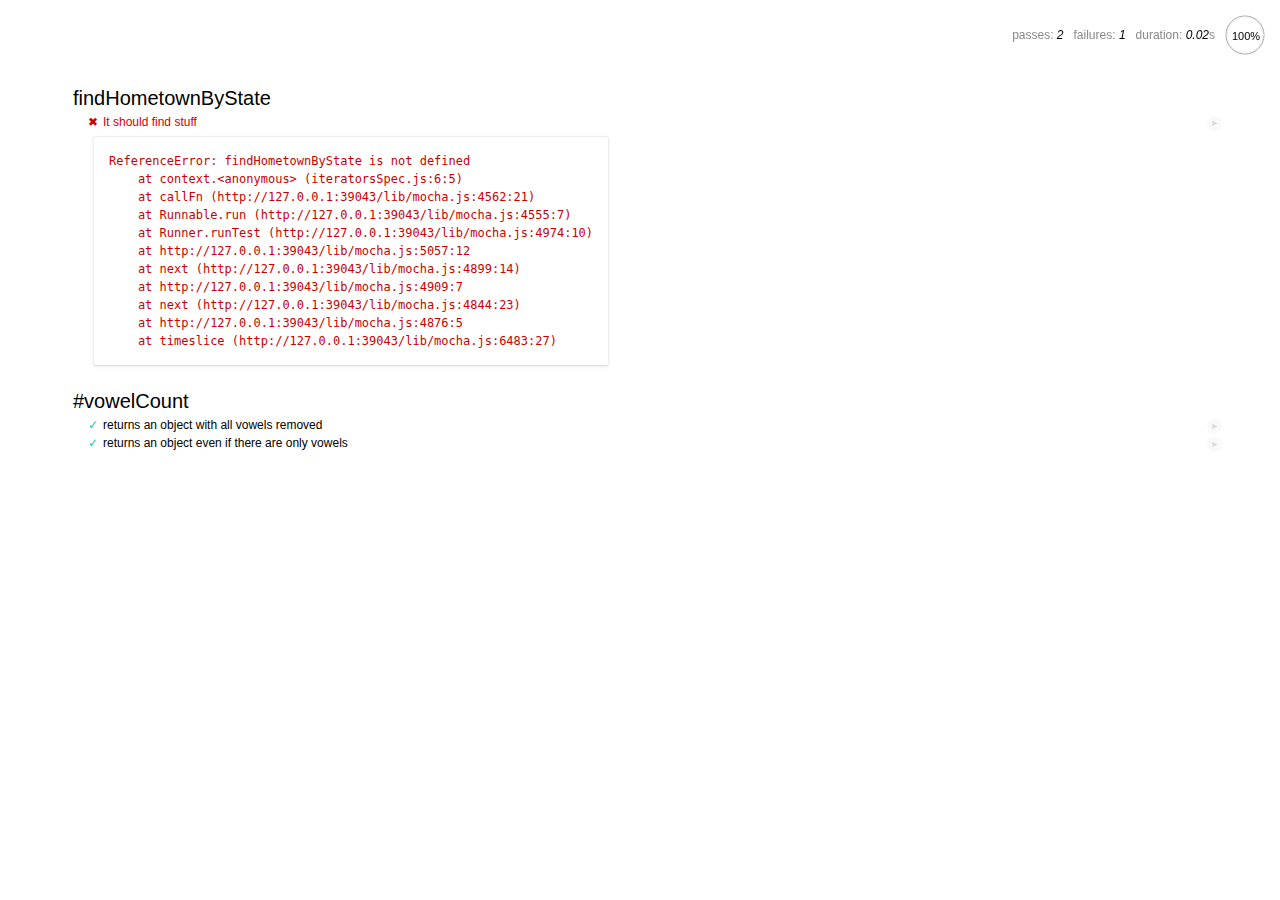
<file: iterators_exercise/index.html>
<!DOCTYPE html>
<html>
<head>
  <meta charset="utf-8">
  <title>Mocha Tests</title>

  <link href="../lib/mocha.css" rel="stylesheet" />
</head>
<body>
  <div id="mocha"></div>

  <script src="../lib/mocha.js"></script>
  <script src="../lib/chai.js"></script>

  <script>mocha.setup('bdd')</script>
  <script src="iteratorsSpec.js"></script>
  <script src="iterators.js"></script>
  <script>
    mocha.checkLeaks();
    mocha.run();
  </script>
</body>
</html>
</file>
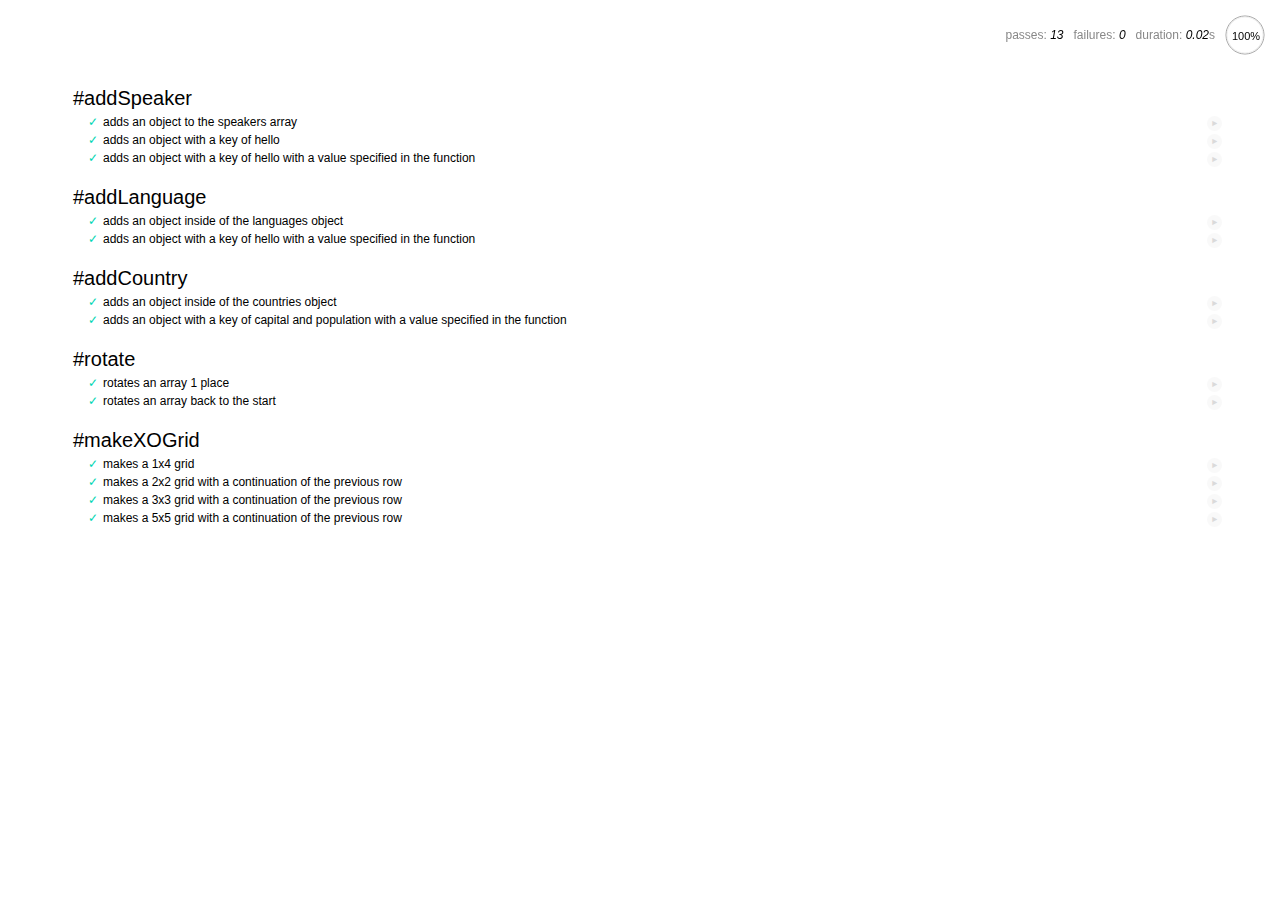
<file: nested_objects_exercise/index.html>
<!DOCTYPE html>
<html lang="en">
<head>
  <meta charset="UTF-8">
  <title>Document</title>
  <link href="../lib/mocha.css" rel="stylesheet" />
</head>
<body>
  <div id="mocha"></div>


  <script src="../lib/mocha.js"></script>
  <script src="../lib/chai.js"></script>
  <script>mocha.setup('bdd')</script>
  <script src="nestedObjects.js"></script>
  <script src="nestedObjectsSpec.js"></script>
  <script>
    mocha.run();
  </script>
</body>
</html>
</file>
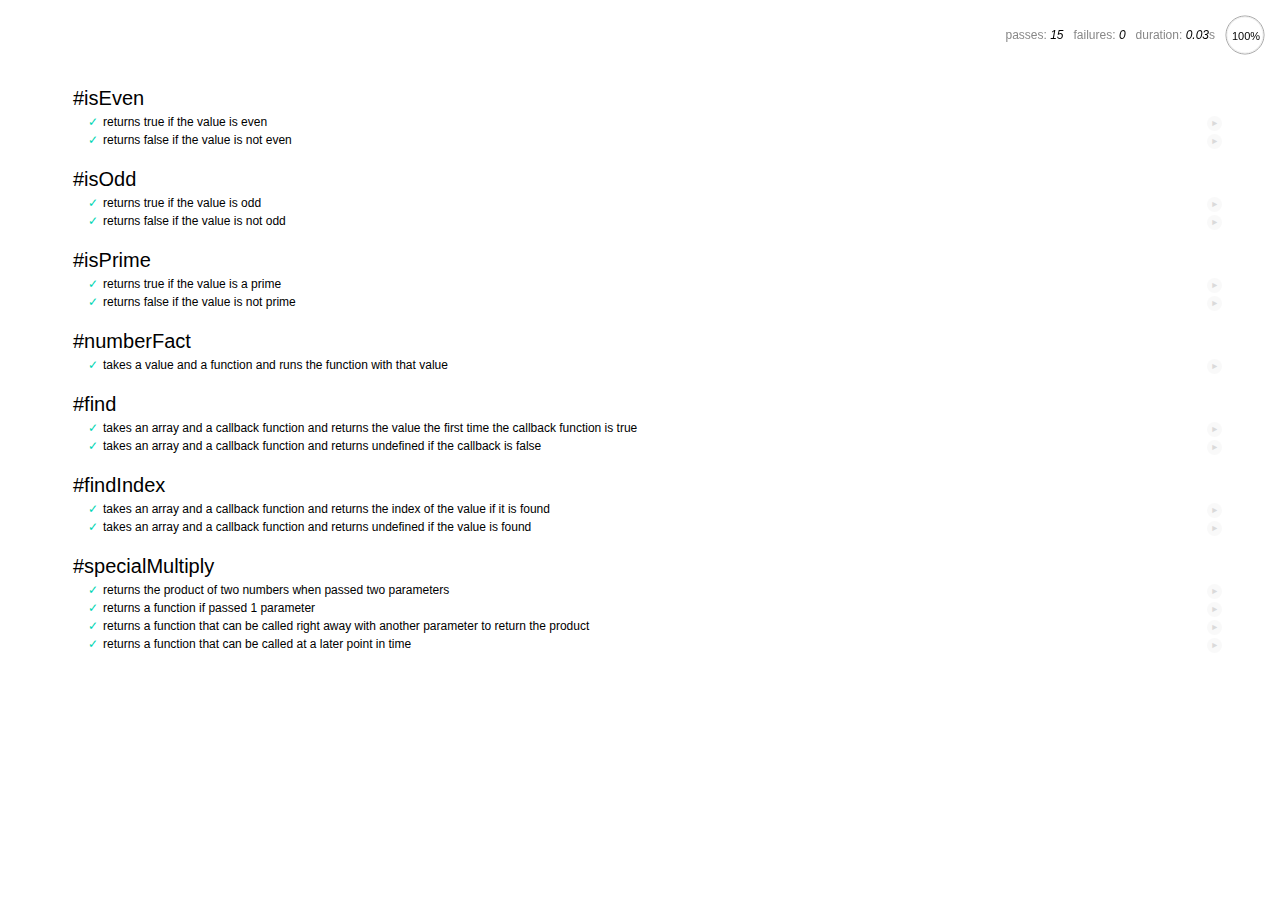
<file: timers_and_callbacks_exercise/index.html>
<!DOCTYPE html>
<html>
<head>
  <meta charset="utf-8">
  <title>Mocha Tests</title>

  <link href="../lib/mocha.css" rel="stylesheet" />
</head>
<body>
  <div id="mocha"></div>


  <script src="../lib/mocha.js"></script>
  <script src="../lib/chai.js"></script>

  <script>mocha.setup('bdd')</script>
  <script src="timersSpec.js"></script>
  <script src="timers.js"></script>
  <script>
    mocha.checkLeaks();
    mocha.run();
  </script>
</body>
</html>
</file>
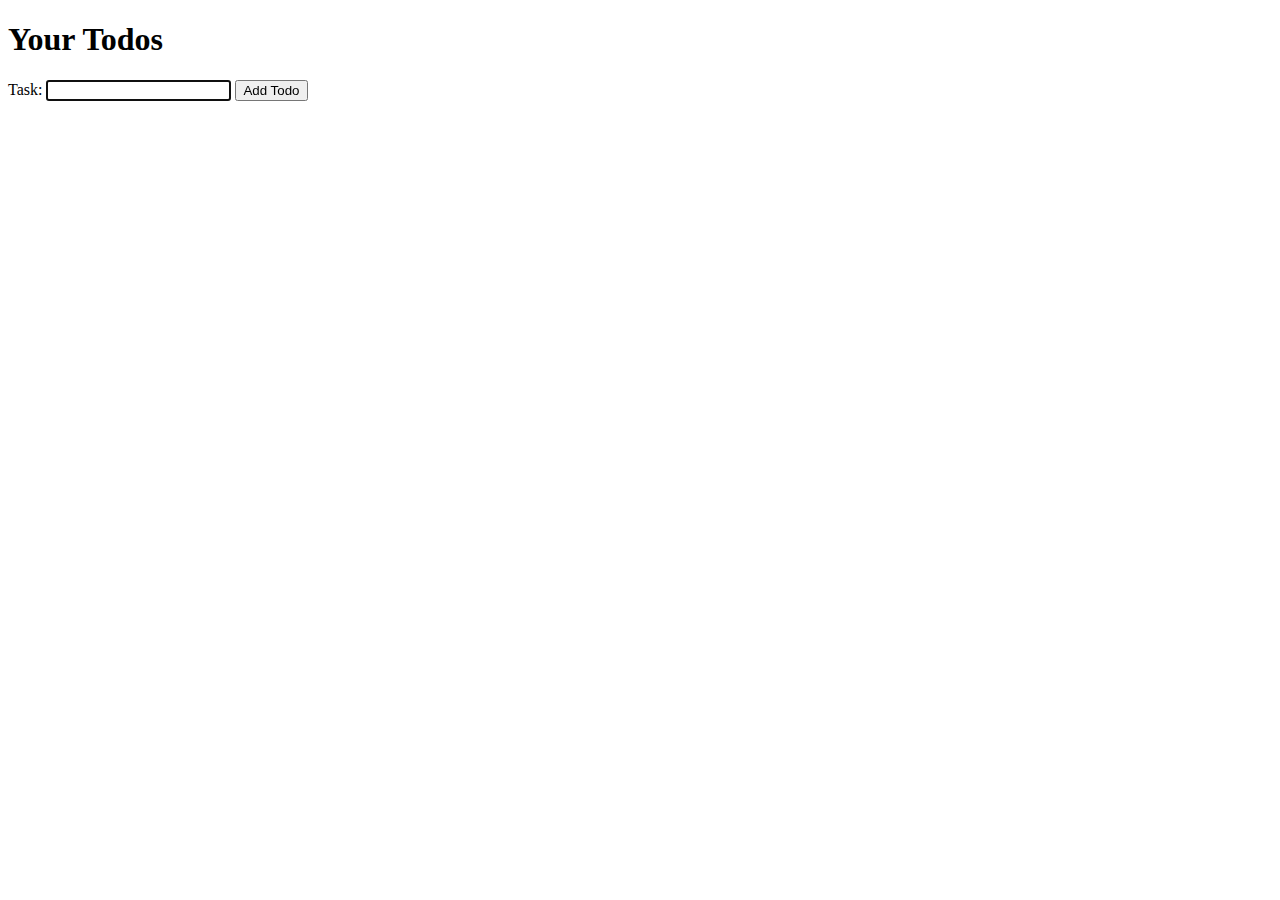
<file: todo_exercise/index.html>
<!DOCTYPE html>
<html lang="en">
<head>
    <meta charset="UTF-8">
    <title>Document</title>
</head>
<body>
    <h1>Your Todos</h1>
    <ul id="todoList">

    </ul>
    <form action="#" id="newTodoForm">
        <label for="task">Task: </label>
        <input type="text" name="task" id="task" autofocus>
        <input type="submit" value="Add Todo">
    </form>
    <script src="script.js"></script>
</body>
</html>
</file>
<file: lib/mocha.css>
@charset "utf-8";

body {
  font: 20px/1.5 "Helvetica Neue", Helvetica, Arial, sans-serif;
  padding: 60px 50px;
}

#mocha ul, #mocha li {
  margin: 0;
  padding: 0;
}

#mocha ul {
  list-style: none;
}

#mocha h1, #mocha h2 {
  margin: 0;
}

#mocha h1 {
  margin-top: 15px;
  font-size: 1em;
  font-weight: 200;
}

#mocha h1 a {
  text-decoration: none;
  color: inherit;
}

#mocha h1 a:hover {
  text-decoration: underline;
}

#mocha .suite .suite h1 {
  margin-top: 0;
  font-size: .8em;
}

.hidden {
  display: none;
}

#mocha h2 {
  font-size: 12px;
  font-weight: normal;
  cursor: pointer;
}

#mocha .suite {
  margin-left: 15px;
}

#mocha .test {
  margin-left: 15px;
  overflow: hidden;
}

#mocha .test.pending:hover h2::after {
  content: '(pending)';
  font-family: arial;
}

#mocha .test.pass.medium .duration {
  background: #C09853;
}

#mocha .test.pass.slow .duration {
  background: #B94A48;
}

#mocha .test.pass::before {
  content: '✓';
  font-size: 12px;
  display: block;
  float: left;
  margin-right: 5px;
  color: #00d6b2;
}

#mocha .test.pass .duration {
  font-size: 9px;
  margin-left: 5px;
  padding: 2px 5px;
  color: white;
  -webkit-box-shadow: inset 0 1px 1px rgba(0,0,0,.2);
  -moz-box-shadow: inset 0 1px 1px rgba(0,0,0,.2);
  box-shadow: inset 0 1px 1px rgba(0,0,0,.2);
  -webkit-border-radius: 5px;
  -moz-border-radius: 5px;
  -ms-border-radius: 5px;
  -o-border-radius: 5px;
  border-radius: 5px;
}

#mocha .test.pass.fast .duration {
  display: none;
}

#mocha .test.pending {
  color: #0b97c4;
}

#mocha .test.pending::before {
  content: '◦';
  color: #0b97c4;
}

#mocha .test.fail {
  color: #c00;
}

#mocha .test.fail pre {
  color: black;
}

#mocha .test.fail::before {
  content: '✖';
  font-size: 12px;
  display: block;
  float: left;
  margin-right: 5px;
  color: #c00;
}

#mocha .test pre.error {
  color: #c00;
  max-height: 300px;
  overflow: auto;
}

#mocha .test pre {
  display: block;
  float: left;
  clear: left;
  font: 12px/1.5 monaco, monospace;
  margin: 5px;
  padding: 15px;
  border: 1px solid #eee;
  border-bottom-color: #ddd;
  -webkit-border-radius: 3px;
  -webkit-box-shadow: 0 1px 3px #eee;
  -moz-border-radius: 3px;
  -moz-box-shadow: 0 1px 3px #eee;
}

#mocha .test h2 {
  position: relative;
}

#mocha .test a.replay {
  position: absolute;
  top: 3px;
  right: 0;
  text-decoration: none;
  vertical-align: middle;
  display: block;
  width: 15px;
  height: 15px;
  line-height: 15px;
  text-align: center;
  background: #eee;
  font-size: 15px;
  -moz-border-radius: 15px;
  border-radius: 15px;
  -webkit-transition: opacity 200ms;
  -moz-transition: opacity 200ms;
  transition: opacity 200ms;
  opacity: 0.3;
  color: #888;
}

#mocha .test:hover a.replay {
  opacity: 1;
}

#mocha-report.pass .test.fail {
  display: none;
}

#mocha-report.fail .test.pass {
  display: none;
}

#mocha-error {
  color: #c00;
  font-size: 1.5  em;
  font-weight: 100;
  letter-spacing: 1px;
}

#mocha-stats {
  position: fixed;
  top: 15px;
  right: 10px;
  font-size: 12px;
  margin: 0;
  color: #888;
}

#mocha-stats .progress {
  float: right;
  padding-top: 0;
}

#mocha-stats em {
  color: black;
}

#mocha-stats a {
  text-decoration: none;
  color: inherit;
}

#mocha-stats a:hover {
  border-bottom: 1px solid #eee;
}

#mocha-stats li {
  display: inline-block;
  margin: 0 5px;
  list-style: none;
  padding-top: 11px;
}

code .comment { color: #ddd }
code .init { color: #2F6FAD }
code .string { color: #5890AD }
code .keyword { color: #8A6343 }
code .number { color: #2F6FAD }

@media screen and (max-device-width: 480px) {
  body {
    padding: 60px 0px;
  }

  #stats {
    position: absolute;
  }
}
</file>
